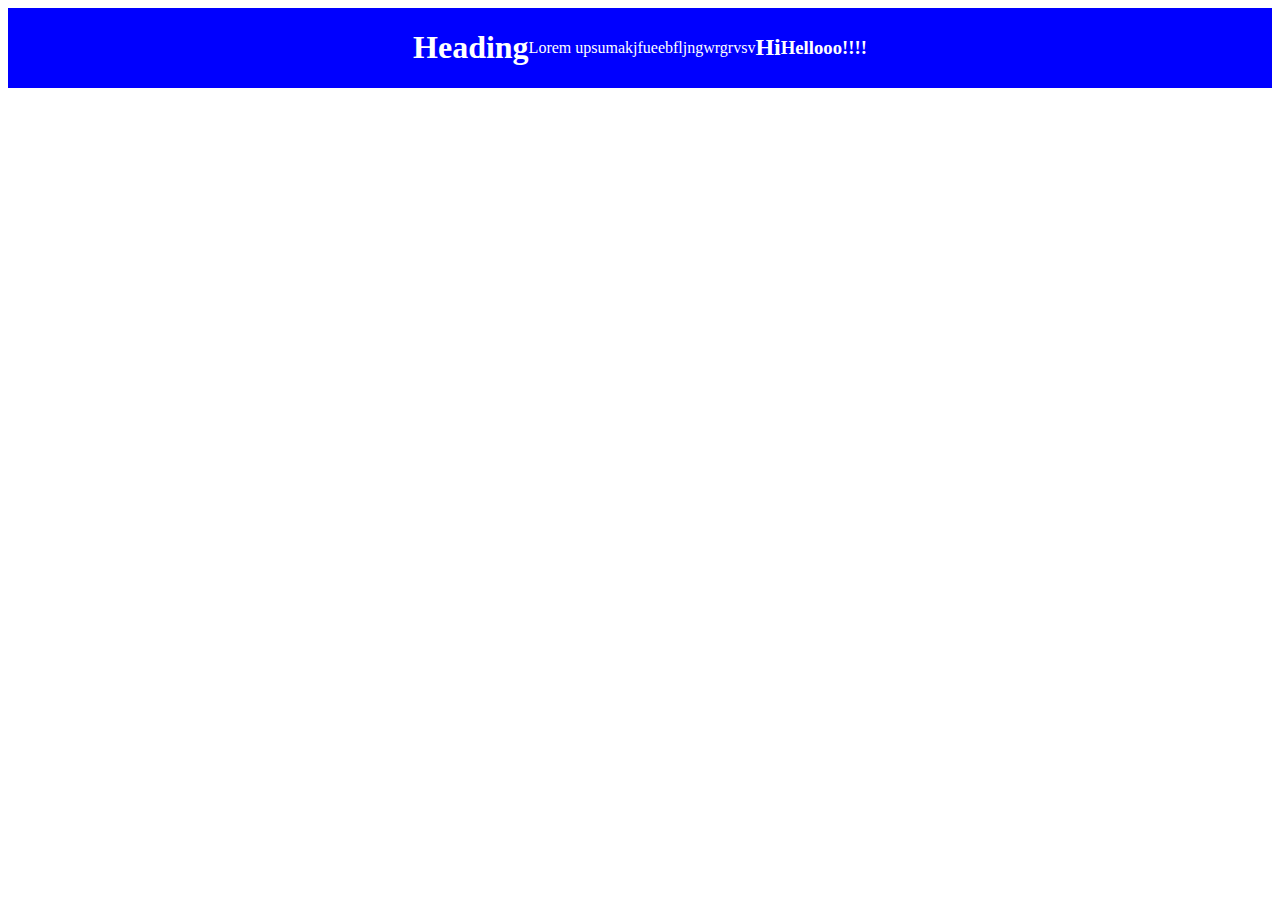
<file: responsive/index.html>
<!DOCTYPE html>
<html lang="en">
<head>
    <meta charset="UTF-8">
    <meta name="viewport" content="width=device-width, initial-scale=1.0">
    <style>
        div{
            background-color: black;
            color: white;
            display: flex;
            justify-content: center;
            align-items: center;
            width: 100%;
        }
        @media (width<=468px) {
            div{
                background-color: purple;
            }
        }
        @media (width>468px) and (width<=720px){
            div{
                background-color: red;
            }
        }
        @media (width>720px) and (width<=1024px){
            div{
                background-color: yellow;
            }
        }
        @media (width>1024px) and (width<=1280px){
            div{
                background-color: blue;
            }
        }

    </style>
    <title>Responsiveness</title>
</head>
<body>
    <div>
        <h1>Heading</h1>
        <p>Lorem upsumakjfueebfljn</p>
        <p>gwrgrvsv</p>
        <h2>Hi</h2>
        <h3>Hellooo!!!!</h3>
    </div>
</body>
</html>
</file>
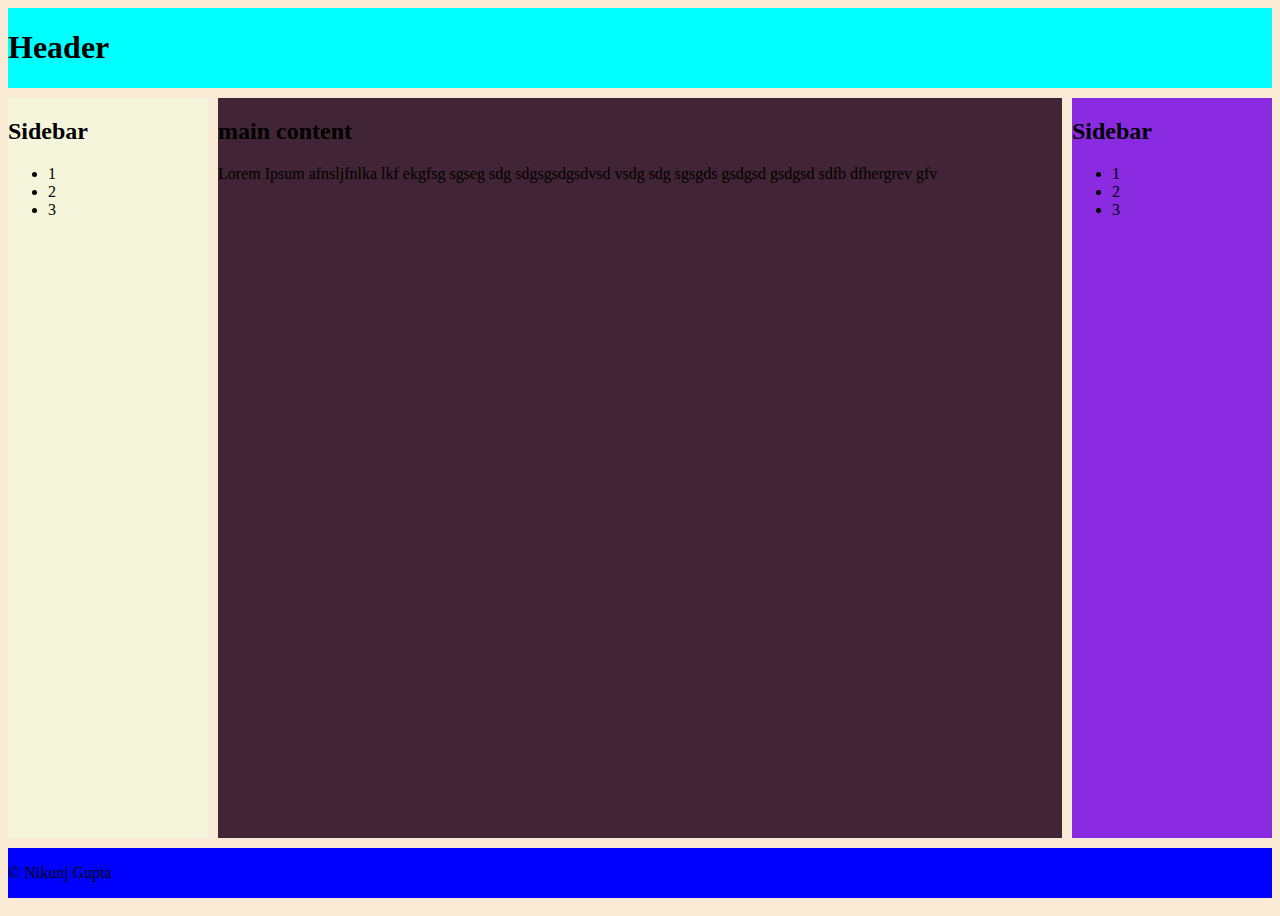
<file: 1.html>
<!DOCTYPE html>
<html lang="en">
<head>
    <meta charset="UTF-8">
    <meta name="viewport" content="width=device-width, initial-scale=1.0">
    <link rel="stylesheet" href="1.css">
    <title>Document</title>
</head>
<body>
    <main class="grid-container">
        <header class="header">
            <h1>Header</h1>
        </header>
        <aside class="aside">
            <h2>Sidebar</h2>
            <ul>
                <li>1</li>
                <li>2</li>
                <li>3</li>
            </ul>
        </aside>
        <div class="content">
            <h2>main content</h2>
            <p>Lorem Ipsum afnsljfnlka lkf ekgfsg sgseg sdg sdgsgsdgsdvsd vsdg sdg sgsgds gsdgsd gsdgsd sdfb dfhergrev gfv</p>
        </div>
        <aside class="asidetwo">
            <h2>Sidebar</h2>
            <ul>
                <li>1</li>
                <li>2</li>
                <li>3</li>
            </ul>
        </aside>
        <footer class="footer">
            <p>&copy; Nikunj Gupta</p>
        </footer>
    </main>

    <div class="circle"></div>
</body>
</html>
</file>
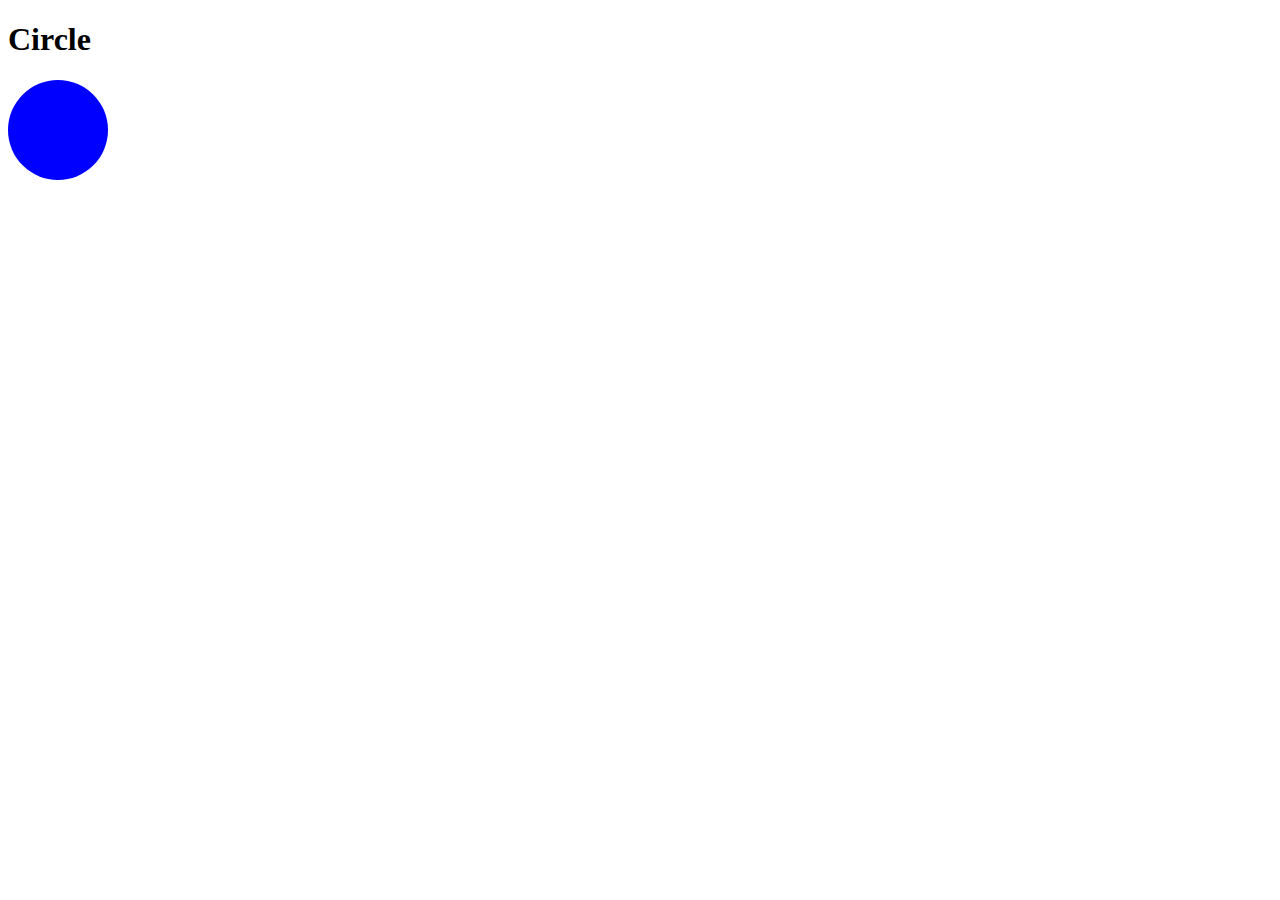
<file: 2.html>
<!DOCTYPE html>
<html lang="en">
<head>
    <meta charset="UTF-8">
    <meta name="viewport" content="width=device-width, initial-scale=1.0">
    <title>Document</title>
    <style>
        
    .circle{
        width: 100px;
        height: 100px;
        border-radius: 100%;
        background-color: blue;
        animation: circle 5s ease-in infinite;
    }
    @keyframes circle{
        0%{
            background-color: aquamarine;
            transform: scale(1);
        }
        33%{
            background-color: brown;
            transform: scale(1.66);
        }
        66%{
            background-color: blanchedalmond;
            transform: scale(2);
        }
        100%{
            background-color: tomato;
            transform: scale(1);
        }
    }
    </style>
</head>
<body>
    <h1>Circle</h1>
    <div class="circle"></div>
</body>
</html>
</file>
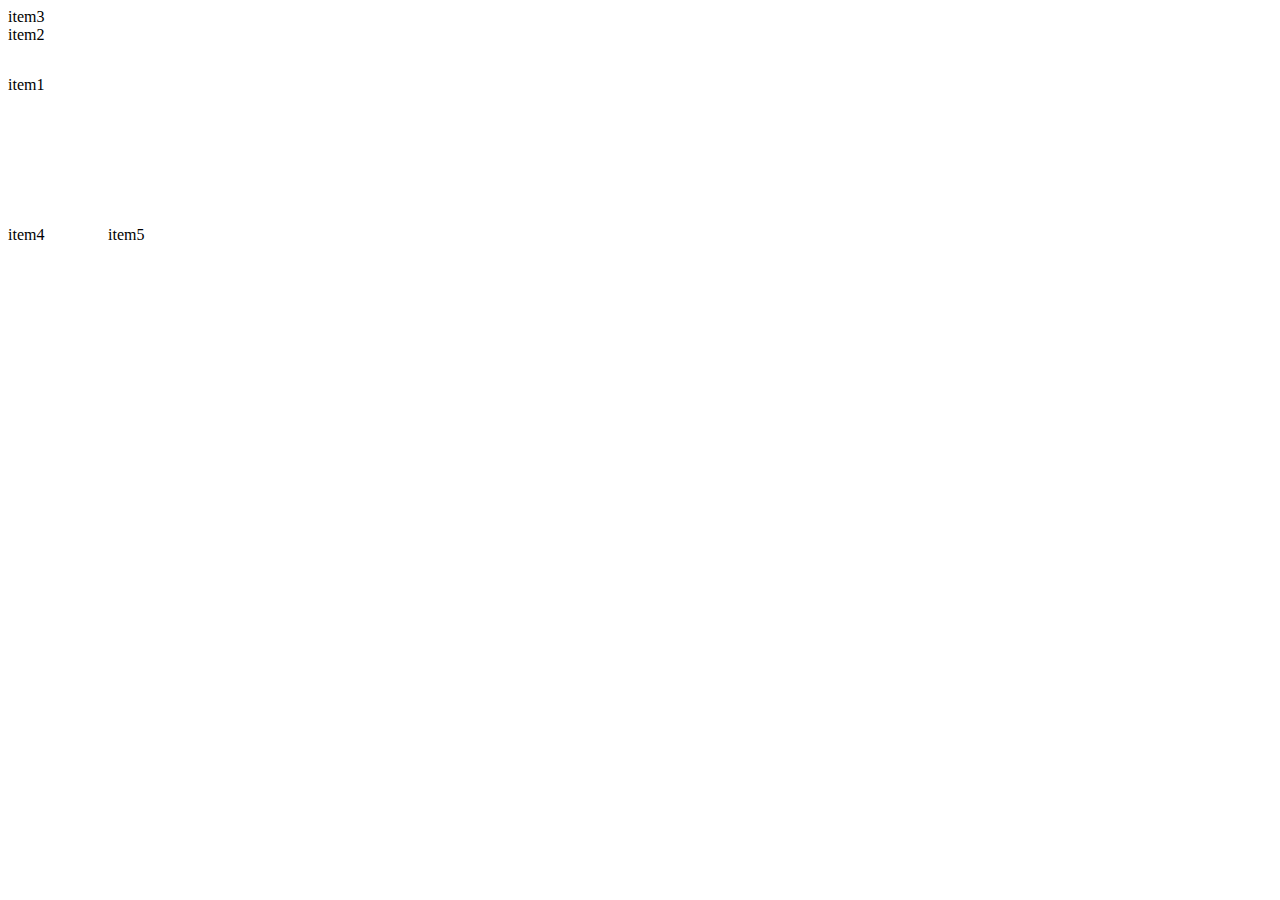
<file: hi.html>
<!DOCTYPE html>
<html lang="en">
<head>
    <meta charset="UTF-8">
    <meta name="viewport" content="width=device-width, initial-scale=1.0">
    <style>
        .container{
            display: grid;
            grid-template-columns: 100px 200px;
            grid-template-rows: 50px 150px;
        }
        .grid1{
            grid-column-start: 1;
            grid-column-end: 3;
        }
        .grid2{
            grid-row-start: 2;
            grid-row-end: -3;
        }
        .grid3{
            grid-row-start: 0;
            grid-row-end: -3;
        }



    </style>
    <title>Document</title>
</head>
<body>
    <main class="container">
        <div class="grid1">item1</div>
        <div class="grid2">item2</div>
        <div class="grid3">item3</div>
        <div class="grid4">item4</div>
        <div class="grid5">item5</div>
    </main>
</body>
</html>
</file>
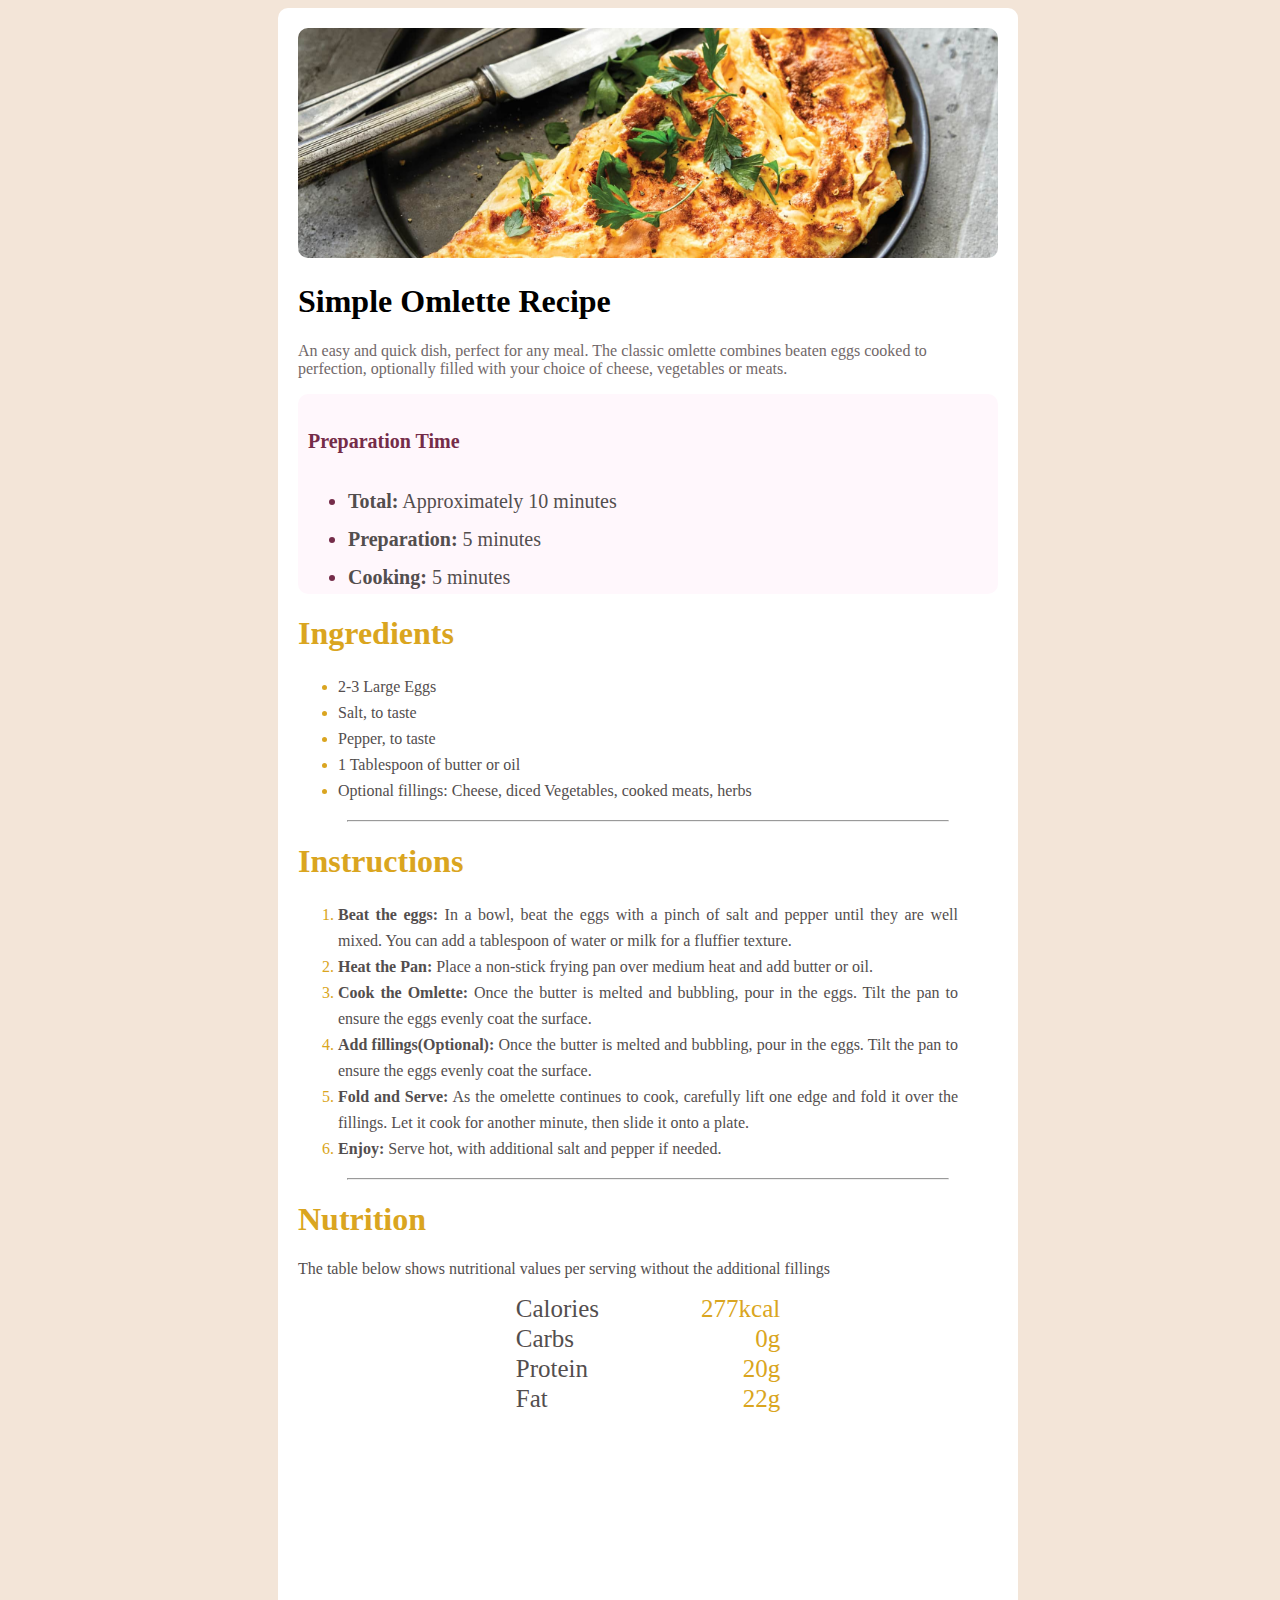
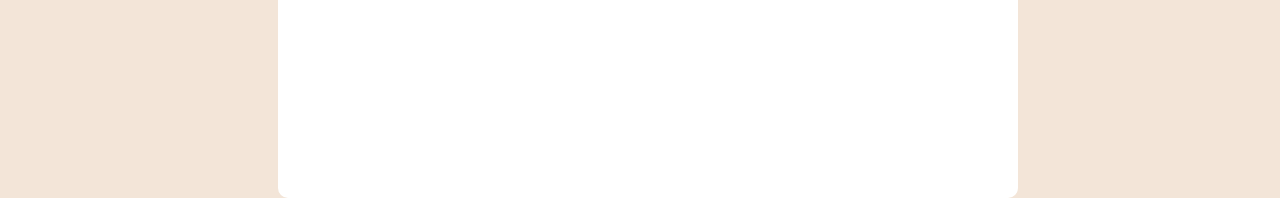
<file: Omlette/1.html>
<!DOCTYPE html>
<html lang="en">
<head>
    <meta charset="UTF-8">
    <meta name="viewport" content="width=device-width, initial-scale=1.0">
    <link rel="stylesheet" href="./1.css">
    <title>Omlette Website</title>
</head>
<body>
    <div class="fir">
        <div class="imgg">
            <img src="omlee.jpg" alt="" width="100%" height="230px" style="border-radius: 10px; padding: 0px; object-fit: cover;">
        </div>
        <h1 style="color: black;">Simple Omlette Recipe</h1>
        <p style="color: #716869;">An easy and quick dish, perfect for any meal. The classic omlette combines beaten eggs cooked to perfection, optionally filled with your choice of cheese, vegetables or meats.</p>
        <div class="pu">
            <h4 style="color: #752C49;">Preparation Time</h4>
            <ul class="prep">
                <li><b>Total:</b> Approximately 10 minutes</li>
                <li><b>Preparation:</b> 5 minutes</li>
                <li><b>Cooking:</b> 5 minutes</li>
            </ul>
        </div>
        <h1 style="color: goldenrod;">Ingredients</h1>
        <ul class="lis">
            <li>2-3 Large Eggs</li>
            <li>Salt, to taste</li>
            <li>Pepper, to taste</li>
            <li>1 Tablespoon of butter or oil</li>
            <li>Optional fillings: Cheese, diced Vegetables, cooked meats, herbs</li>
        </ul>
        <hr style="background-color: black; width: 600px;">
        
        <h1 style="color: goldenrod;">Instructions</h1>
        <ol class="type">
            <li><b>Beat the eggs:</b> In a bowl, beat the eggs with a pinch of salt and pepper until they are well mixed. You can add a tablespoon of water or milk for a fluffier texture. </li>
            <li><b>Heat the Pan:</b> Place a non-stick frying pan over medium heat and add butter or oil.</li>
            <li><b>Cook the Omlette:</b> Once the butter is melted and bubbling, pour in the eggs. Tilt the pan to ensure the eggs evenly coat the surface.</li>
            <li><b>Add fillings(Optional):</b> Once the butter is melted and bubbling, pour in the eggs. Tilt the pan to ensure the eggs evenly coat the surface.</li>
            <li><b>Fold and Serve:</b> As the omelette continues to cook, carefully lift one edge and fold it over the fillings. Let it cook for another minute, then slide it onto a plate.</li>
            <li><b>Enjoy:</b> Serve hot, with additional salt and pepper if needed.</li>
        </ol>
        
        <hr style="background-color: black; width: 600px;">
        <h1 style="color: goldenrod;">Nutrition</h1>
        <p>The table below shows nutritional values per serving without the additional fillings</p>

       

        <table>
            <tr>
                <td>Calories</td>
                <td style="color: goldenrod;">277kcal</td>
            </tr>
            <tr>
                <td>Carbs</td>
                <td style="color: goldenrod;">0g</td>
            </tr>
            <tr>
                <td>Protein</td>
                <td style="color: goldenrod;">20g</td>                
            </tr>
            <tr>
                <td>Fat</td>
                <td style="color: goldenrod;">22g</td>
            </tr>
        </table>

       

    </div>
</body>
</html>
</file>
<file: 1.css>
body{
    
    padding: 0;
    background-color: antiquewhite;
    color: black;
}
.grid-container{
    min-height: 100vh;
    display: grid;
    grid-template-columns: 200px 1fr 1fr 200px;
    grid-template-rows: auto 1fr auto auto;
    grid-template-areas: 
    "header header header header"
    "aside content content asidetwo"
    "footer footer footer footer";
    gap: 10px;
}
.header{
    grid-area: header;
    background-color: aqua;
}

.aside{
    grid-area: aside;
    background-color: beige;
}
.asidetwo{
    grid-area: asidetwo;
    background-color: blueviolet;
}

.content{
    grid-area: content;
    background: #412435;
}

.footer{
    grid-area: footer;
    background-color: blue;
}

@media (max-width: 768px){
    .grid-container{
        grid-template-areas: 
        "header"
        "aside"
        "content"
        "footer";
    grid-template-columns: 1fr;
    }
}

.circle{
    border-radius: 100%;
    background-color: blue;
    animation: circle 5s ease-in-out infinite;
}
@keyframes circle{
    0%{
        background-color: aquamarine;
        transform: scale(1);
    }
    33%{
        background-color: brown;
        transform: scale(1.66);
    }
    66%{
        background-color: blanchedalmond;
        transform: scale(2);
    }
    100%{
        background-color: tomato;
        transform: scale(1);
    }
}
</file>
<file: Omlette/1.css>
body{
        background-color: #F3E5D8;
        width: 100%;
        height: 100vh;
    }
    .b{
        color: #3e3837;
    }
    .fir{
        width: 700px;
        height: 1750px;
        background-color: white;
        margin: 0 auto;
        border-radius: 10px;
        padding: 20px;
        color: #534e4e;
        
    }

    .fir .p{
        color: grey;
    }
    .pu{
        background-color: #FFF7FC;
        height: 180px;
        border-radius: 10px;
        align-items: center;
        justify-content: center;
        padding: 10px;
        font-size: 20px;
    }
    .prep > li {
        padding: 10px 0 5px 0;
    }
    .prep > li::marker{
        color: #752C49;
    }
    .lis{
        line-height: 26px;
    }
    .lis > li::marker{
        color: goldenrod;
    }
    .type{
        line-height: 26px;
        text-align: justify;
        width: 620px
    }
    .type > li::marker{
        color: goldenrod;
    }
    table{
        align-items: center;
        display: flex;
        justify-content: center;
        font-size: 25px;
        line-height: 28px;
    }
    table tr{ 
        display: flex;
        justify-content: space-between;
        gap: 100px;
        
    }
    table td{
        align-items: baseline;
        text-align: left;

    }
    .nt{
        display: flex;

    }
</file>
